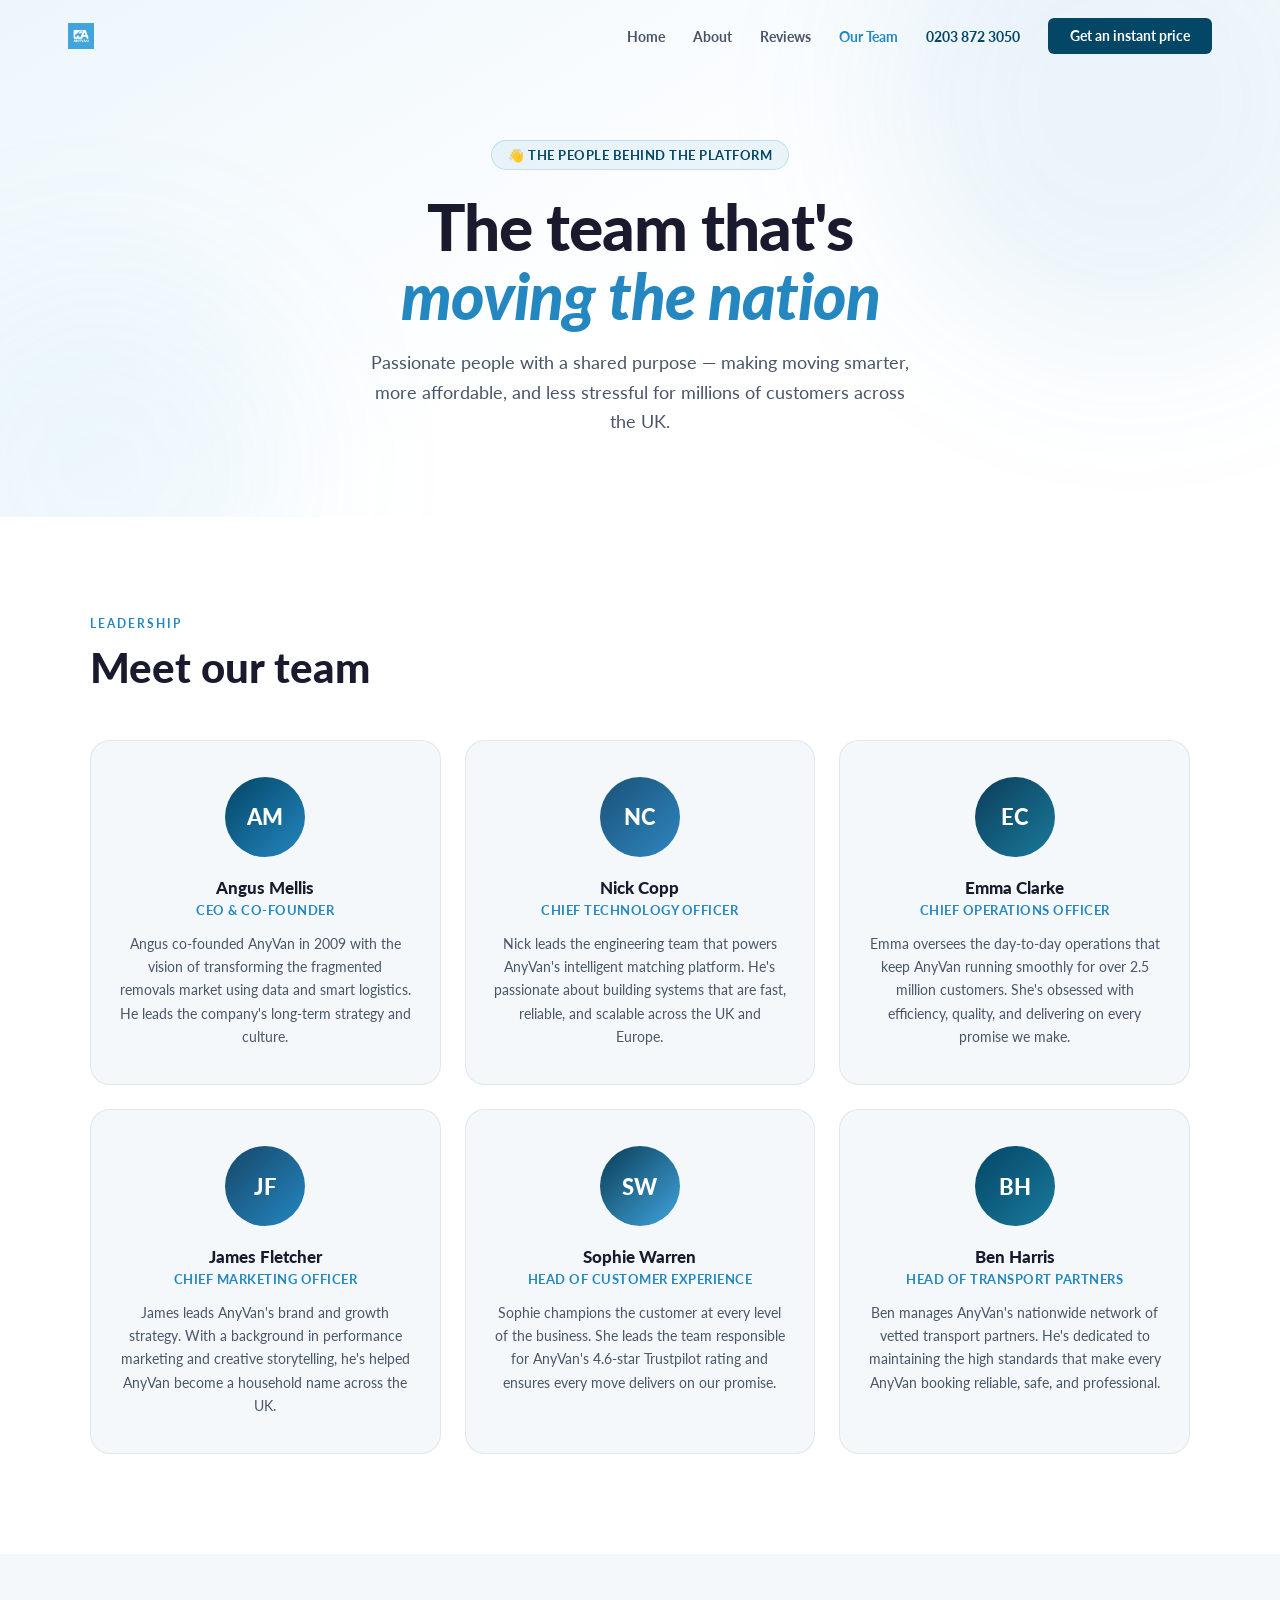
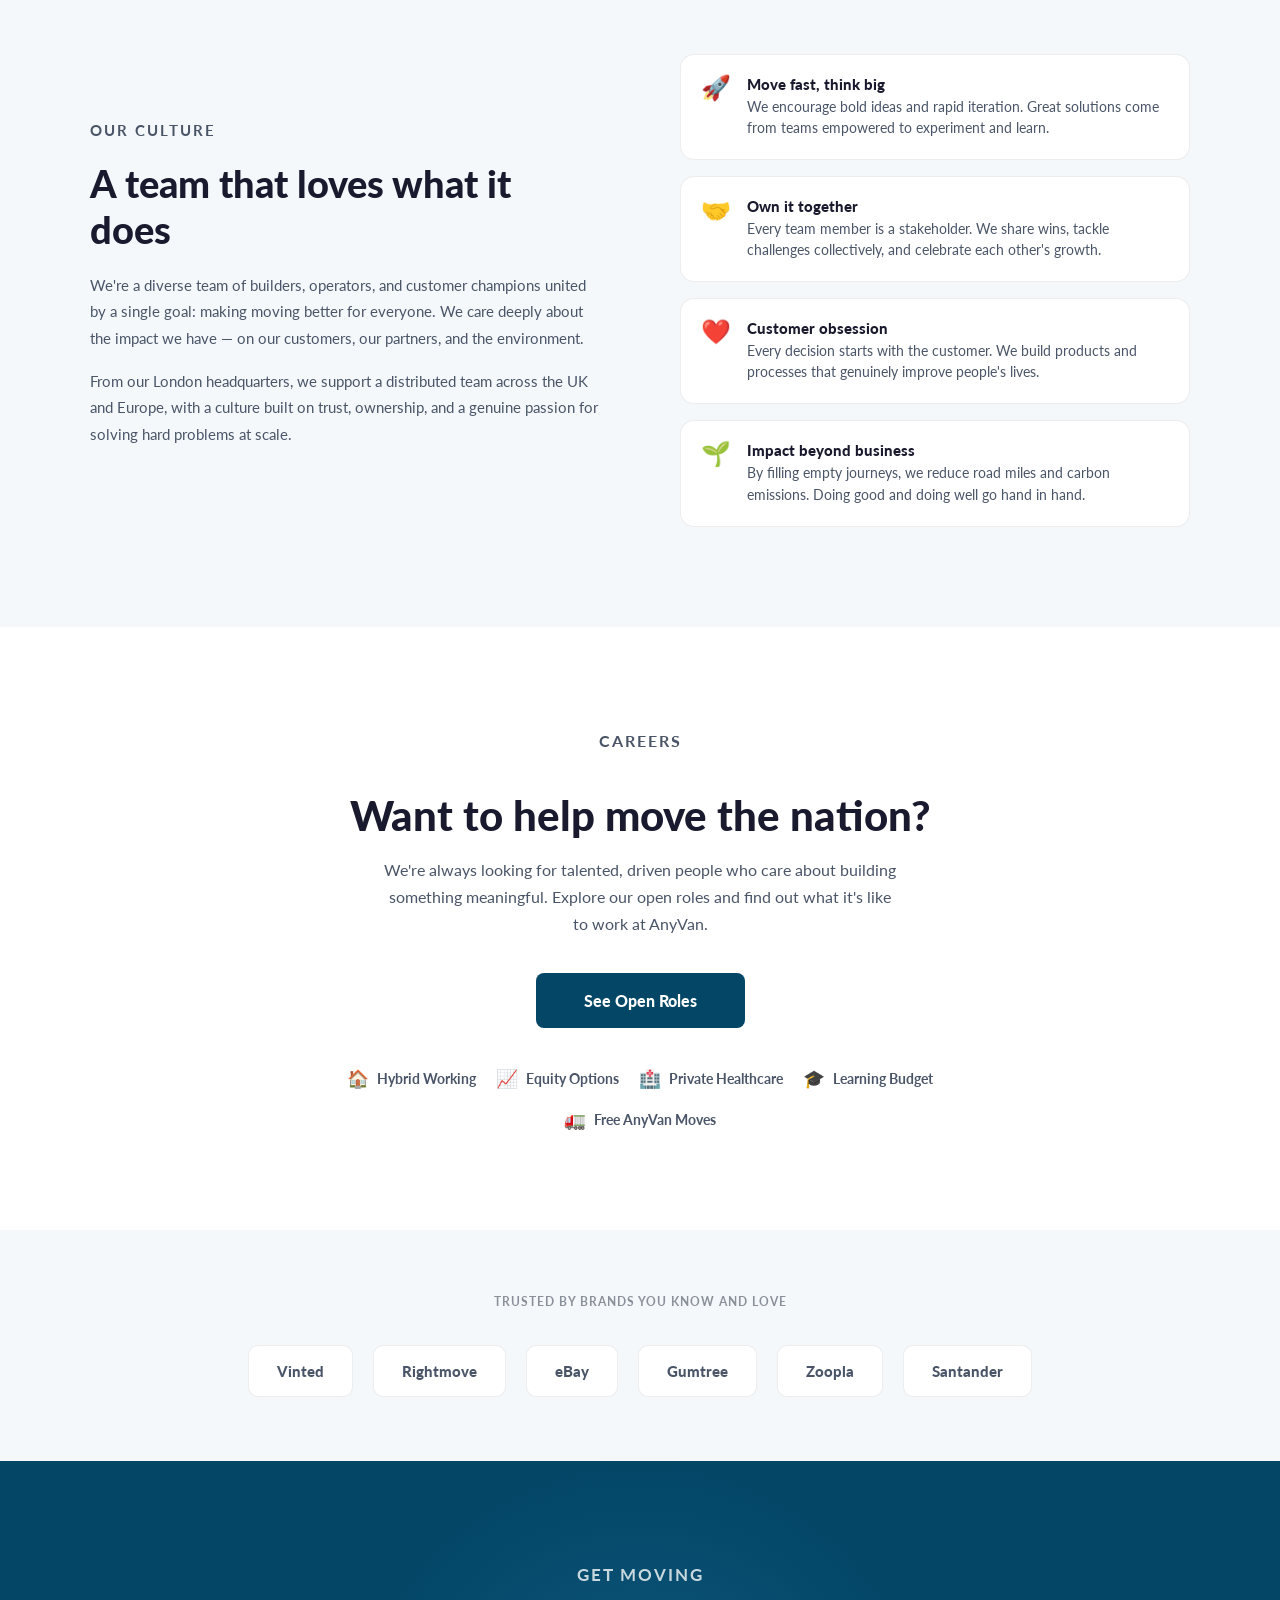
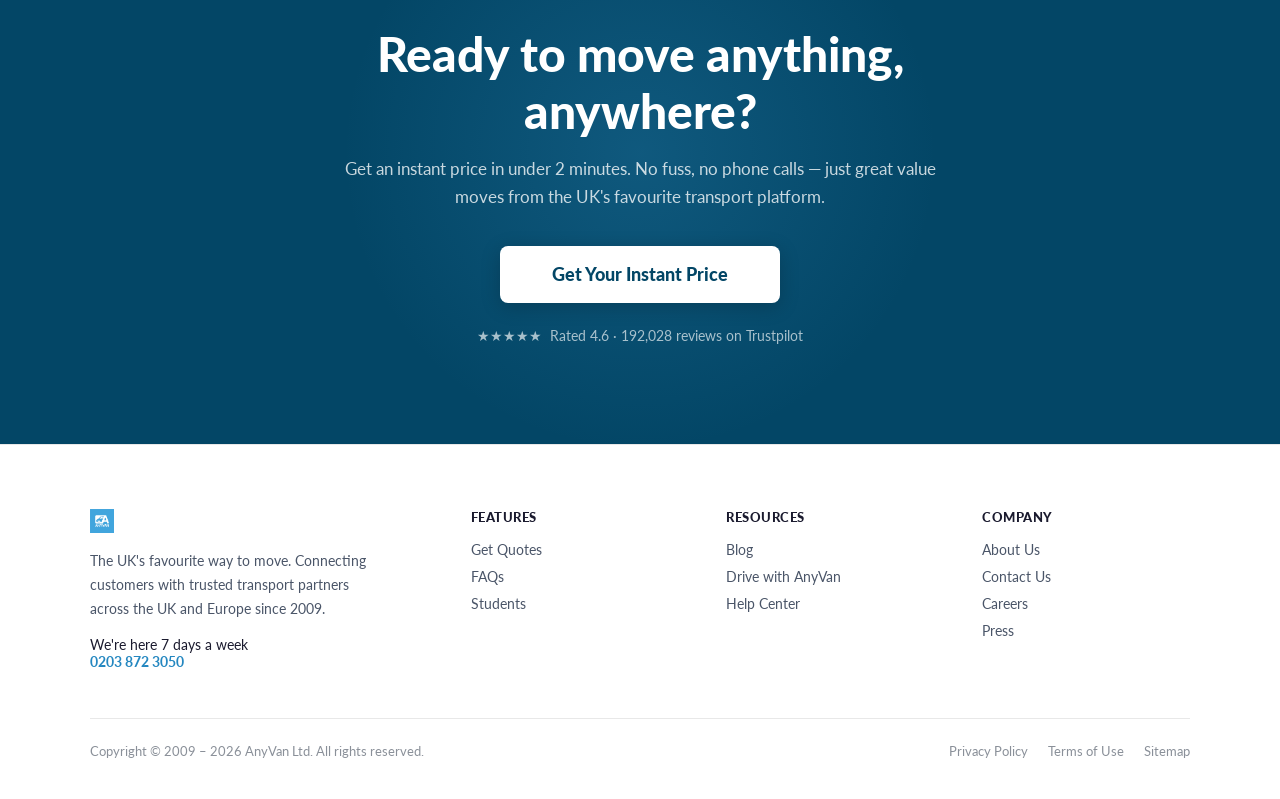
<file: team.html>
<!DOCTYPE html>
<html lang="en">
<head>
  <meta charset="UTF-8">
  <meta name="viewport" content="width=device-width, initial-scale=1.0">
  <title>Our Team — Meet the People Behind AnyVan</title>
  <meta name="description" content="Meet the leadership team behind AnyVan — the UK's favourite way to move. The people building a smarter, more affordable way to transport anything, anywhere.">
  <meta name="robots" content="index, follow">
  <link rel="canonical" href="https://anyvan-scroll-stop.vercel.app/team.html">
  <meta property="og:type" content="website">
  <meta property="og:title" content="Our Team — Meet the People Behind AnyVan">
  <meta property="og:description" content="Meet the leadership team building the UK's favourite transport platform. Passionate people, big ideas, 2.5 million happy customers.">
  <meta property="og:url" content="https://anyvan-scroll-stop.vercel.app/team.html">
  <meta property="og:site_name" content="AnyVan">
  <meta name="twitter:card" content="summary_large_image">
  <meta name="twitter:title" content="Our Team — Meet the People Behind AnyVan">
  <meta name="twitter:description" content="Meet the team building the UK's favourite way to move.">
  <link rel="icon" href="https://anyvan.com/favicon.ico">
  <link rel="preconnect" href="https://fonts.googleapis.com">
  <link rel="preconnect" href="https://fonts.gstatic.com" crossorigin>
  <link href="https://fonts.googleapis.com/css2?family=Lato:ital,wght@0,400;0,700;0,900;1,400;1,700&display=swap" rel="stylesheet">
  <link rel="stylesheet" href="styles.css">
  <script type="application/ld+json">
  {
    "@context": "https://schema.org",
    "@type": "Organization",
    "name": "AnyVan",
    "url": "https://anyvan-scroll-stop.vercel.app/",
    "logo": "https://www.anyvan.com/images/cust/AnyVanLogo.svg",
    "foundingDate": "2009",
    "employee": [
      {
        "@type": "Person",
        "name": "Angus Mellis",
        "jobTitle": "CEO & Co-Founder",
        "worksFor": { "@type": "Organization", "name": "AnyVan" }
      },
      {
        "@type": "Person",
        "name": "Nick Copp",
        "jobTitle": "Chief Technology Officer",
        "worksFor": { "@type": "Organization", "name": "AnyVan" }
      },
      {
        "@type": "Person",
        "name": "Emma Clarke",
        "jobTitle": "Chief Operations Officer",
        "worksFor": { "@type": "Organization", "name": "AnyVan" }
      },
      {
        "@type": "Person",
        "name": "James Fletcher",
        "jobTitle": "Chief Marketing Officer",
        "worksFor": { "@type": "Organization", "name": "AnyVan" }
      },
      {
        "@type": "Person",
        "name": "Sophie Warren",
        "jobTitle": "Head of Customer Experience",
        "worksFor": { "@type": "Organization", "name": "AnyVan" }
      },
      {
        "@type": "Person",
        "name": "Ben Harris",
        "jobTitle": "Head of Transport Partners",
        "worksFor": { "@type": "Organization", "name": "AnyVan" }
      }
    ]
  }
  </script>
  <style>
    #starscape { position: fixed; top: 0; left: 0; width: 100%; height: 100%; z-index: 0; pointer-events: none; opacity: 0.18; }

    .page-hero {
      min-height: 55vh; display: flex; align-items: center; justify-content: center;
      text-align: center; padding: 140px 24px 80px; position: relative; overflow: hidden; z-index: 1;
      background: linear-gradient(150deg, #edf6fc 0%, #ffffff 55%);
    }
    .hero-bg { position: absolute; inset: 0; pointer-events: none; }
    .orb { position: absolute; border-radius: 50%; filter: blur(80px); }
    .orb-1 { width: 500px; height: 500px; background: rgba(36,135,192,0.09); top: -150px; right: -100px; }
    .orb-2 { width: 400px; height: 400px; background: rgba(65,165,221,0.07); bottom: -150px; left: -100px; }
    .hero-content { position: relative; z-index: 2; max-width: 820px; }
    .hero-eyebrow {
      display: inline-flex; align-items: center; gap: 6px;
      background: rgba(36,135,192,0.08); color: var(--accent-dark);
      border: 1px solid rgba(36,135,192,0.2); border-radius: 100px;
      padding: 6px 16px; font-size: 0.8rem; font-weight: 700;
      letter-spacing: 0.5px; margin-bottom: 22px; text-transform: uppercase;
    }
    .hero-title {
      font-size: clamp(2.4rem, 5vw, 4rem); font-weight: 900; line-height: 1.08;
      color: var(--text-primary); margin-bottom: 18px; letter-spacing: -1px;
    }
    .hero-title em { font-style: italic; color: var(--accent); }
    .hero-subtitle {
      font-size: clamp(1rem, 2vw, 1.12rem); color: var(--text-secondary);
      line-height: 1.65; max-width: 560px; margin: 0 auto;
    }

    /* Leadership Grid */
    #leadership { padding: 100px 32px; background: #fff; position: relative; z-index: 1; }
    .leadership-inner { max-width: 1100px; margin: 0 auto; }
    .team-grid { display: grid; grid-template-columns: repeat(3,1fr); gap: 24px; margin-top: 48px; }
    .team-card {
      background: var(--bg-soft); border: 1px solid var(--card-border); border-radius: 20px;
      padding: 36px 28px; text-align: center; transition: all 0.3s;
    }
    .team-card:hover {
      border-color: rgba(36,135,192,0.35);
      box-shadow: 0 12px 40px rgba(36,135,192,0.1);
      transform: translateY(-4px);
    }
    .team-avatar {
      width: 80px; height: 80px; border-radius: 50%; margin: 0 auto 20px;
      display: flex; align-items: center; justify-content: center;
      font-weight: 900; font-size: 1.4rem; color: #fff;
    }
    .team-name { font-size: 1.05rem; font-weight: 900; color: var(--text-primary); margin-bottom: 4px; }
    .team-role { font-size: 0.82rem; color: var(--accent); font-weight: 700; text-transform: uppercase; letter-spacing: 0.5px; margin-bottom: 14px; }
    .team-bio { font-size: 0.88rem; color: var(--text-secondary); line-height: 1.65; }
    @media (max-width: 900px) { .team-grid { grid-template-columns: repeat(2,1fr); } }
    @media (max-width: 600px) { .team-grid { grid-template-columns: 1fr; } }

    /* Culture */
    #culture { padding: 100px 32px; background: var(--bg-soft); position: relative; z-index: 1; }
    .culture-inner {
      max-width: 1100px; margin: 0 auto;
      display: grid; grid-template-columns: 1fr 1fr; gap: 80px; align-items: center;
    }
    .culture-text h2 { font-size: clamp(1.8rem, 3vw, 2.4rem); font-weight: 900; color: var(--text-primary); margin-bottom: 20px; }
    .culture-text p { font-size: 0.95rem; color: var(--text-secondary); line-height: 1.75; margin-bottom: 16px; }
    .culture-values { display: flex; flex-direction: column; gap: 16px; }
    .culture-value {
      display: flex; gap: 16px; align-items: flex-start; padding: 20px;
      background: #fff; border: 1px solid var(--card-border); border-radius: 14px; transition: all 0.3s;
    }
    .culture-value:hover { border-color: rgba(36,135,192,0.3); box-shadow: 0 4px 16px rgba(36,135,192,0.07); }
    .cv-icon { font-size: 1.5rem; line-height: 1; flex-shrink: 0; }
    .cv-content h4 { font-size: 0.93rem; font-weight: 900; color: var(--text-primary); margin-bottom: 4px; }
    .cv-content p { font-size: 0.85rem; color: var(--text-secondary); line-height: 1.55; margin: 0; }
    @media (max-width: 900px) { .culture-inner { grid-template-columns: 1fr; gap: 48px; } }

    /* Join Us */
    #join-us { padding: 100px 32px; background: #fff; position: relative; z-index: 1; text-align: center; }
    .join-inner { max-width: 680px; margin: 0 auto; }
    .join-inner h2 { font-size: clamp(1.8rem, 3.5vw, 2.6rem); font-weight: 900; color: var(--text-primary); margin-bottom: 16px; }
    .join-inner p { font-size: 1rem; color: var(--text-secondary); line-height: 1.7; margin-bottom: 36px; max-width: 520px; margin-left: auto; margin-right: auto; }
    .btn-join {
      background: var(--accent-dark); color: #fff; padding: 18px 48px;
      border-radius: 8px; font-size: 1rem; font-weight: 900; text-decoration: none;
      display: inline-block; transition: all 0.25s; border: none; cursor: pointer;
      font-family: 'Lato', sans-serif;
    }
    .btn-join:hover { background: var(--accent); transform: translateY(-2px); box-shadow: 0 8px 28px rgba(36,135,192,0.25); }
    .join-perks { display: flex; gap: 20px; justify-content: center; flex-wrap: wrap; margin-top: 40px; }
    .join-perk {
      display: flex; align-items: center; gap: 8px;
      font-size: 0.87rem; font-weight: 700; color: var(--text-secondary);
    }
    .join-perk-icon { font-size: 1.1rem; }
  </style>
</head>
<body>

  <div id="scrollProgress"></div>
  <canvas id="starscape"></canvas>

  <nav id="navbar">
    <div class="nav-inner">
      <a href="index.html" class="nav-logo">
        <img src="https://www.anyvan.com/images/cust/AnyVanLogo.svg" alt="AnyVan" onerror="this.src='logo.png'">
      </a>
      <div class="nav-links">
        <a href="index.html">Home</a>
        <a href="about.html">About</a>
        <a href="testimonials.html">Reviews</a>
        <a href="team.html" class="active">Our Team</a>
        <a href="tel:02038723050" class="nav-phone">0203 872 3050</a>
        <a href="index.html#cta" class="nav-cta confetti-trigger">Get an instant price</a>
      </div>
      <button class="nav-hamburger" id="navHamburger" aria-label="Open menu">
        <span></span><span></span><span></span>
      </button>
    </div>
    <div class="nav-mobile-menu" id="navMobile">
      <a href="index.html">Home</a>
      <a href="about.html">About</a>
      <a href="testimonials.html">Reviews</a>
      <a href="team.html">Our Team</a>
      <a href="tel:02038723050">0203 872 3050</a>
      <a href="index.html#cta">Get an instant price</a>
    </div>
  </nav>

  <!-- Hero -->
  <section class="page-hero">
    <div class="hero-bg"><div class="orb orb-1"></div><div class="orb orb-2"></div></div>
    <div class="hero-content">
      <div class="hero-eyebrow">👋 The people behind the platform</div>
      <h1 class="hero-title">The team that's<br><em>moving the nation</em></h1>
      <p class="hero-subtitle">Passionate people with a shared purpose — making moving smarter, more affordable, and less stressful for millions of customers across the UK.</p>
    </div>
  </section>

  <!-- Leadership -->
  <section id="leadership">
    <div class="leadership-inner">
      <p class="section-label fade-in">Leadership</p>
      <h2 class="section-title fade-in">Meet our team</h2>
      <div class="team-grid">

        <div class="team-card fade-in">
          <div class="team-avatar" style="background: linear-gradient(135deg, #034666, #2487c0);">AM</div>
          <div class="team-name">Angus Mellis</div>
          <div class="team-role">CEO &amp; Co-Founder</div>
          <p class="team-bio">Angus co-founded AnyVan in 2009 with the vision of transforming the fragmented removals market using data and smart logistics. He leads the company's long-term strategy and culture.</p>
        </div>

        <div class="team-card fade-in">
          <div class="team-avatar" style="background: linear-gradient(135deg, #1a5276, #2e86c1);">NC</div>
          <div class="team-name">Nick Copp</div>
          <div class="team-role">Chief Technology Officer</div>
          <p class="team-bio">Nick leads the engineering team that powers AnyVan's intelligent matching platform. He's passionate about building systems that are fast, reliable, and scalable across the UK and Europe.</p>
        </div>

        <div class="team-card fade-in">
          <div class="team-avatar" style="background: linear-gradient(135deg, #0b3d59, #1a7a9c);">EC</div>
          <div class="team-name">Emma Clarke</div>
          <div class="team-role">Chief Operations Officer</div>
          <p class="team-bio">Emma oversees the day-to-day operations that keep AnyVan running smoothly for over 2.5 million customers. She's obsessed with efficiency, quality, and delivering on every promise we make.</p>
        </div>

        <div class="team-card fade-in">
          <div class="team-avatar" style="background: linear-gradient(135deg, #17476a, #2487c0);">JF</div>
          <div class="team-name">James Fletcher</div>
          <div class="team-role">Chief Marketing Officer</div>
          <p class="team-bio">James leads AnyVan's brand and growth strategy. With a background in performance marketing and creative storytelling, he's helped AnyVan become a household name across the UK.</p>
        </div>

        <div class="team-card fade-in">
          <div class="team-avatar" style="background: linear-gradient(135deg, #0a3d56, #41a5dd);">SW</div>
          <div class="team-name">Sophie Warren</div>
          <div class="team-role">Head of Customer Experience</div>
          <p class="team-bio">Sophie champions the customer at every level of the business. She leads the team responsible for AnyVan's 4.6-star Trustpilot rating and ensures every move delivers on our promise.</p>
        </div>

        <div class="team-card fade-in">
          <div class="team-avatar" style="background: linear-gradient(135deg, #034666, #1a7a9c);">BH</div>
          <div class="team-name">Ben Harris</div>
          <div class="team-role">Head of Transport Partners</div>
          <p class="team-bio">Ben manages AnyVan's nationwide network of vetted transport partners. He's dedicated to maintaining the high standards that make every AnyVan booking reliable, safe, and professional.</p>
        </div>

      </div>
    </div>
  </section>

  <!-- Culture -->
  <section id="culture">
    <div class="culture-inner">
      <div class="culture-text fade-in">
        <p class="section-label">Our culture</p>
        <h2>A team that loves what it does</h2>
        <p>We're a diverse team of builders, operators, and customer champions united by a single goal: making moving better for everyone. We care deeply about the impact we have — on our customers, our partners, and the environment.</p>
        <p>From our London headquarters, we support a distributed team across the UK and Europe, with a culture built on trust, ownership, and a genuine passion for solving hard problems at scale.</p>
      </div>
      <div class="culture-values fade-in">
        <div class="culture-value">
          <span class="cv-icon">🚀</span>
          <div class="cv-content">
            <h4>Move fast, think big</h4>
            <p>We encourage bold ideas and rapid iteration. Great solutions come from teams empowered to experiment and learn.</p>
          </div>
        </div>
        <div class="culture-value">
          <span class="cv-icon">🤝</span>
          <div class="cv-content">
            <h4>Own it together</h4>
            <p>Every team member is a stakeholder. We share wins, tackle challenges collectively, and celebrate each other's growth.</p>
          </div>
        </div>
        <div class="culture-value">
          <span class="cv-icon">❤️</span>
          <div class="cv-content">
            <h4>Customer obsession</h4>
            <p>Every decision starts with the customer. We build products and processes that genuinely improve people's lives.</p>
          </div>
        </div>
        <div class="culture-value">
          <span class="cv-icon">🌱</span>
          <div class="cv-content">
            <h4>Impact beyond business</h4>
            <p>By filling empty journeys, we reduce road miles and carbon emissions. Doing good and doing well go hand in hand.</p>
          </div>
        </div>
      </div>
    </div>
  </section>

  <!-- Join Us -->
  <section id="join-us">
    <div class="join-inner">
      <p class="section-label fade-in">Careers</p>
      <h2 class="fade-in">Want to help move the nation?</h2>
      <p class="fade-in">We're always looking for talented, driven people who care about building something meaningful. Explore our open roles and find out what it's like to work at AnyVan.</p>
      <a href="index.html" class="btn-join fade-in">See Open Roles</a>
      <div class="join-perks fade-in">
        <div class="join-perk"><span class="join-perk-icon">🏠</span> Hybrid Working</div>
        <div class="join-perk"><span class="join-perk-icon">📈</span> Equity Options</div>
        <div class="join-perk"><span class="join-perk-icon">🏥</span> Private Healthcare</div>
        <div class="join-perk"><span class="join-perk-icon">🎓</span> Learning Budget</div>
        <div class="join-perk"><span class="join-perk-icon">🚛</span> Free AnyVan Moves</div>
      </div>
    </div>
  </section>

  <!-- Partners -->
  <section id="partners">
    <p class="partners-label">Trusted by brands you know and love</p>
    <div class="partners-logos">
      <div class="partner-item">Vinted</div>
      <div class="partner-item">Rightmove</div>
      <div class="partner-item">eBay</div>
      <div class="partner-item">Gumtree</div>
      <div class="partner-item">Zoopla</div>
      <div class="partner-item">Santander</div>
    </div>
  </section>

  <!-- CTA -->
  <section id="cta">
    <div class="cta-orb"></div>
    <div class="cta-content">
      <p class="section-label-light">Get Moving</p>
      <h2>Ready to move anything, anywhere?</h2>
      <p>Get an instant price in under 2 minutes. No fuss, no phone calls — just great value moves from the UK's favourite transport platform.</p>
      <button class="btn-cta confetti-trigger" onclick="fireConfetti(this)">Get Your Instant Price</button>
      <div class="cta-trust">★★★★★ &nbsp;Rated 4.6 · 192,028 reviews on Trustpilot</div>
    </div>
  </section>

  <!-- Footer -->
  <footer>
    <div class="footer-inner">
      <div class="footer-brand">
        <img src="https://www.anyvan.com/images/cust/AnyVanLogo.svg" alt="AnyVan" onerror="this.src='logo.png'">
        <p>The UK's favourite way to move. Connecting customers with trusted transport partners across the UK and Europe since 2009.</p>
        <div class="footer-contact">We're here 7 days a week<br><a href="tel:02038723050">0203 872 3050</a></div>
      </div>
      <div class="footer-col">
        <h4>Features</h4>
        <a href="index.html#cta">Get Quotes</a>
        <a href="index.html">FAQs</a>
        <a href="index.html">Students</a>
      </div>
      <div class="footer-col">
        <h4>Resources</h4>
        <a href="index.html">Blog</a>
        <a href="index.html">Drive with AnyVan</a>
        <a href="index.html">Help Center</a>
      </div>
      <div class="footer-col">
        <h4>Company</h4>
        <a href="about.html">About Us</a>
        <a href="index.html">Contact Us</a>
        <a href="team.html">Careers</a>
        <a href="index.html">Press</a>
      </div>
    </div>
    <div class="footer-bottom">
      <p class="footer-copy">Copyright &copy; 2009 &ndash; 2026 AnyVan Ltd. All rights reserved.</p>
      <div class="footer-links-row">
        <a href="#">Privacy Policy</a>
        <a href="#">Terms of Use</a>
        <a href="#">Sitemap</a>
      </div>
    </div>
  </footer>

  <script>
  (function(){
    const c=document.getElementById('starscape'),ctx=c.getContext('2d'),stars=[];
    function resize(){c.width=window.innerWidth;c.height=window.innerHeight;}
    function init(){stars.length=0;for(let i=0;i<80;i++)stars.push({x:Math.random()*c.width,y:Math.random()*c.height,r:Math.random()*1.2+0.3,op:Math.random()*0.3+0.05,dx:(Math.random()-.5)*.012,dy:(Math.random()-.5)*.007,ts:Math.random()*.0008+.0003,tp:Math.random()*Math.PI*2});}
    function draw(){ctx.clearRect(0,0,c.width,c.height);stars.forEach(s=>{s.x+=s.dx;s.y+=s.dy;if(s.x<0)s.x=c.width;if(s.x>c.width)s.x=0;if(s.y<0)s.y=c.height;if(s.y>c.height)s.y=0;const tw=Math.sin(Date.now()*s.ts+s.tp);const op=Math.max(0,s.op+tw*.15);ctx.beginPath();ctx.arc(s.x,s.y,s.r,0,Math.PI*2);ctx.fillStyle=`rgba(36,135,192,${op})`;ctx.fill();});requestAnimationFrame(draw);}
    resize();init();draw();window.addEventListener('resize',()=>{resize();init();});
  })();

  const sp=document.getElementById('scrollProgress');
  window.addEventListener('scroll',()=>{sp.style.width=(window.scrollY/(document.body.scrollHeight-window.innerHeight)*100)+'%';},{passive:true});

  const nb=document.getElementById('navbar');
  window.addEventListener('scroll',()=>{nb.classList.toggle('nav-scrolled',window.scrollY>60);},{passive:true});

  const ham=document.getElementById('navHamburger'),mob=document.getElementById('navMobile');
  ham.addEventListener('click',()=>{ham.classList.toggle('open');mob.classList.toggle('open');});

  document.querySelectorAll('.fade-in').forEach(el=>{
    new IntersectionObserver(entries=>{entries.forEach(e=>{if(e.isIntersecting)e.target.classList.add('visible');});},{threshold:0.1}).observe(el);
  });

  const COLS=['#2487c0','#41a5dd','#034666','#ffd83a','#6bcb77','#ff6b6b','#f77f00'];
  function fireConfetti(btn){const r=btn?btn.getBoundingClientRect():{left:window.innerWidth/2,top:window.innerHeight/2,width:0,height:0},cx=r.left+r.width/2,cy=r.top+r.height/2;for(let i=0;i<80;i++){const el=document.createElement('div');el.className='confetti-piece';const col=COLS[Math.floor(Math.random()*COLS.length)],sz=Math.random()*8+6;el.style.cssText=`left:${cx}px;top:${cy}px;width:${sz}px;height:${sz}px;background:${col};border-radius:${Math.random()>.5?'50%':'2px'};opacity:1;`;document.body.appendChild(el);const ang=Math.random()*Math.PI*2,vel=Math.random()*400+150,vx=Math.cos(ang)*vel,vy=Math.sin(ang)*vel-200,dur=Math.random()*1200+800;let t0=null;(function a(ts){if(!t0)t0=ts;const t=(ts-t0)/dur;if(t>=1){el.remove();return;}el.style.left=(cx+vx*t)+'px';el.style.top=(cy+vy*t+400*t*t)+'px';el.style.opacity=1-t;el.style.transform=`rotate(${t*720}deg)`;requestAnimationFrame(a);})(performance.now());}
  }
  document.querySelectorAll('.confetti-trigger').forEach(el=>el.addEventListener('click',function(){fireConfetti(this);}));
  </script>
</body>
</html>
</file>
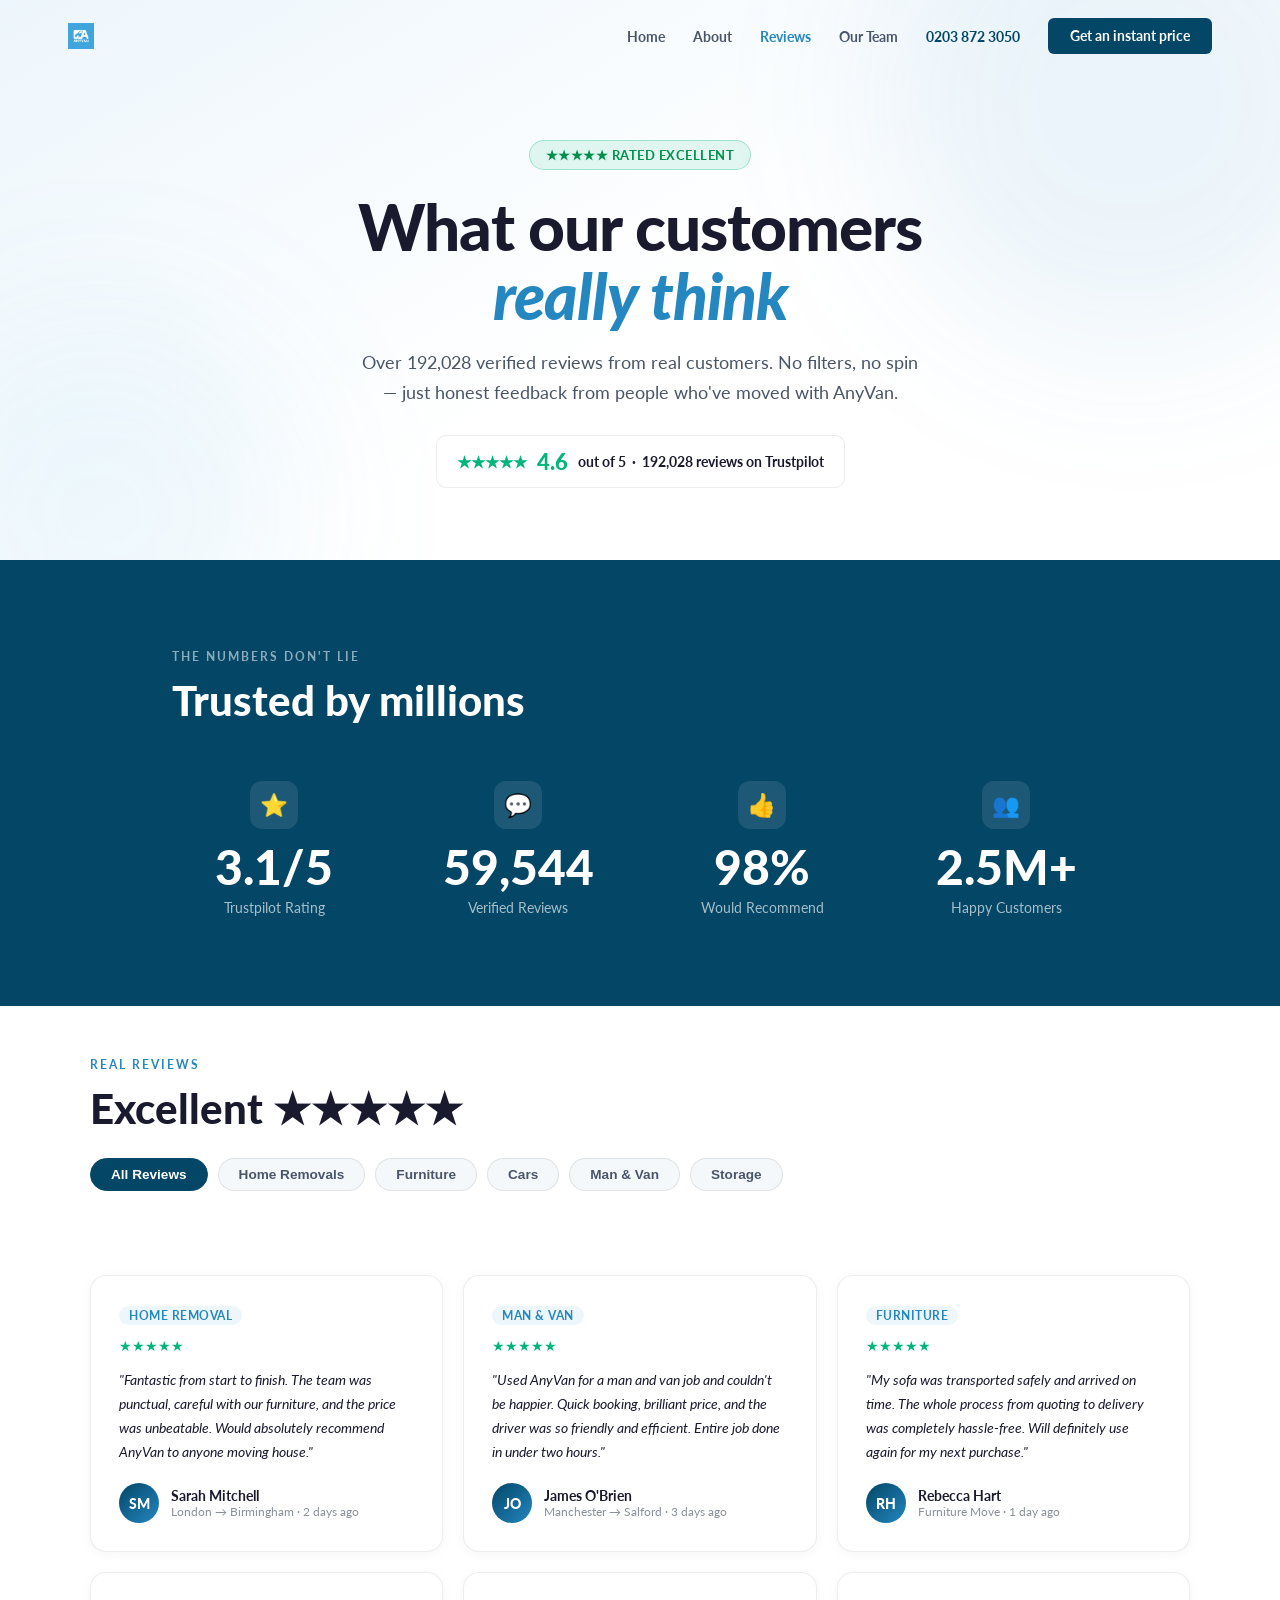
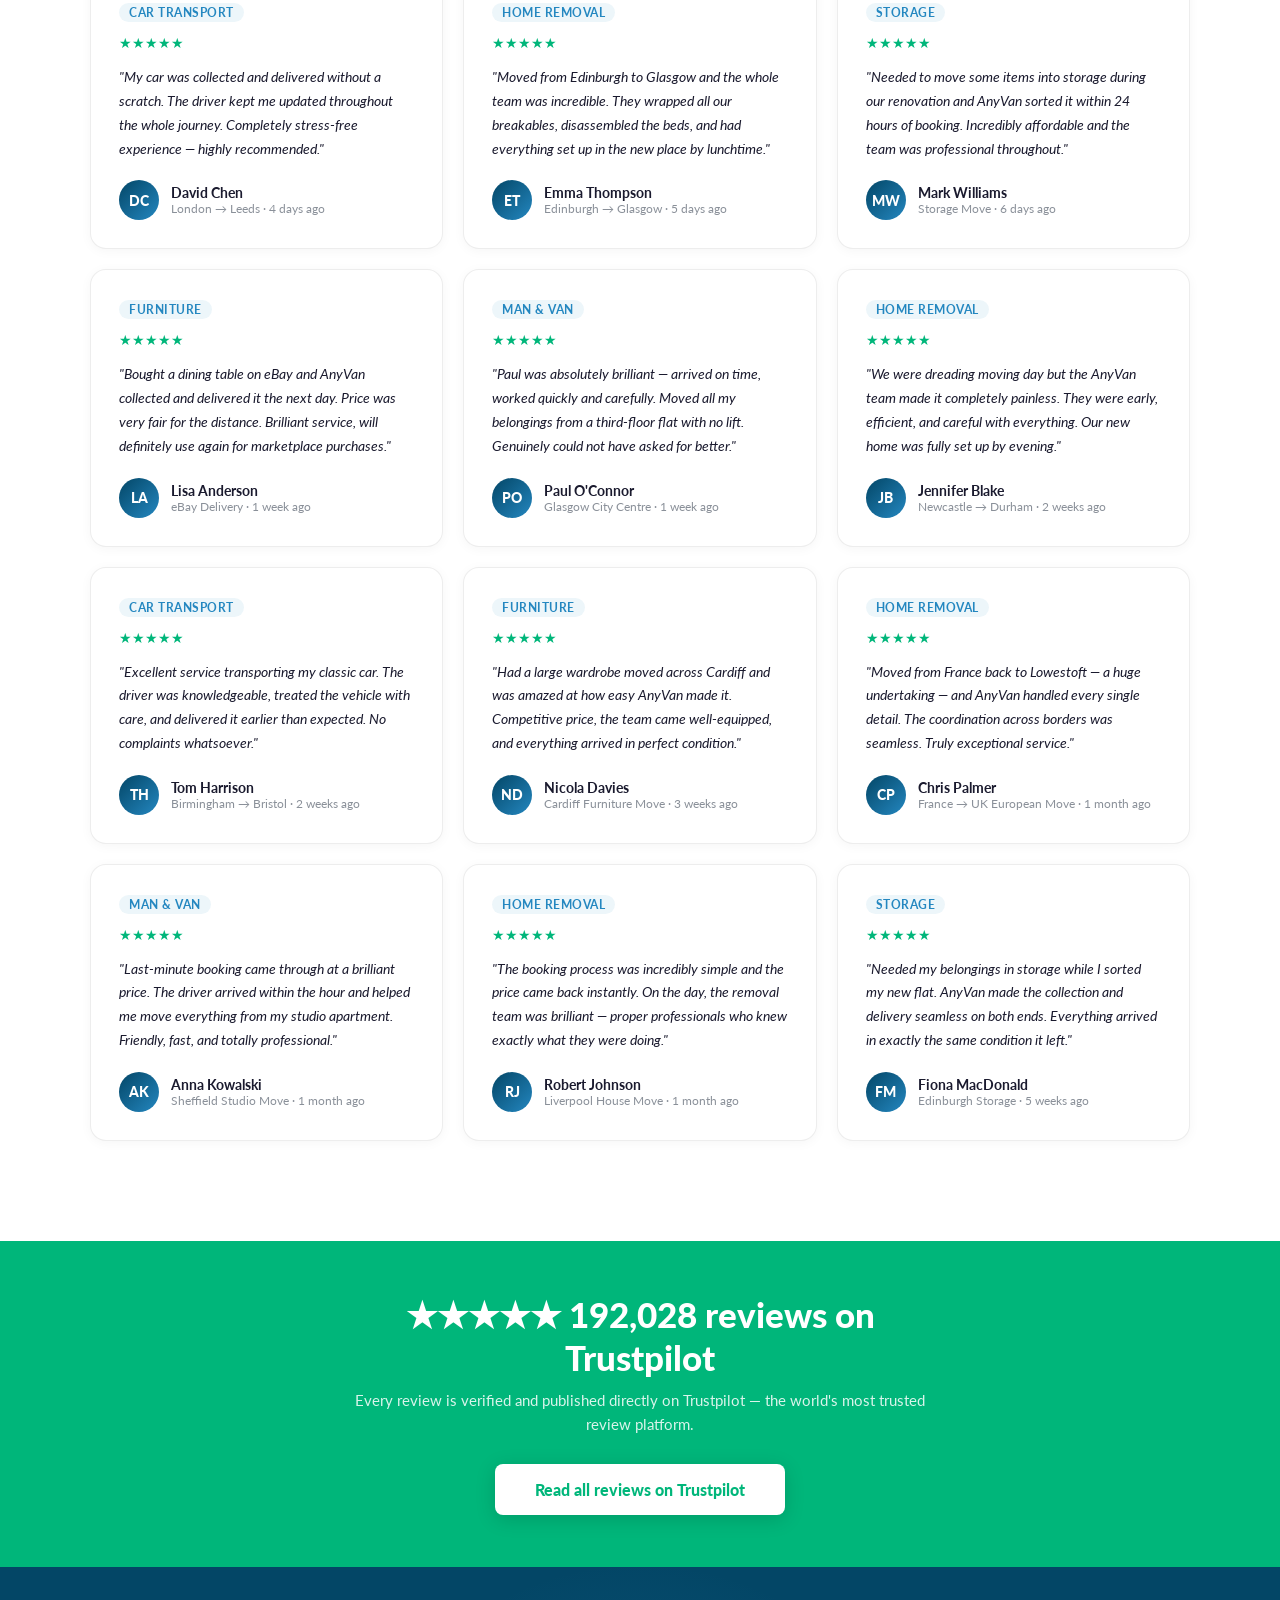
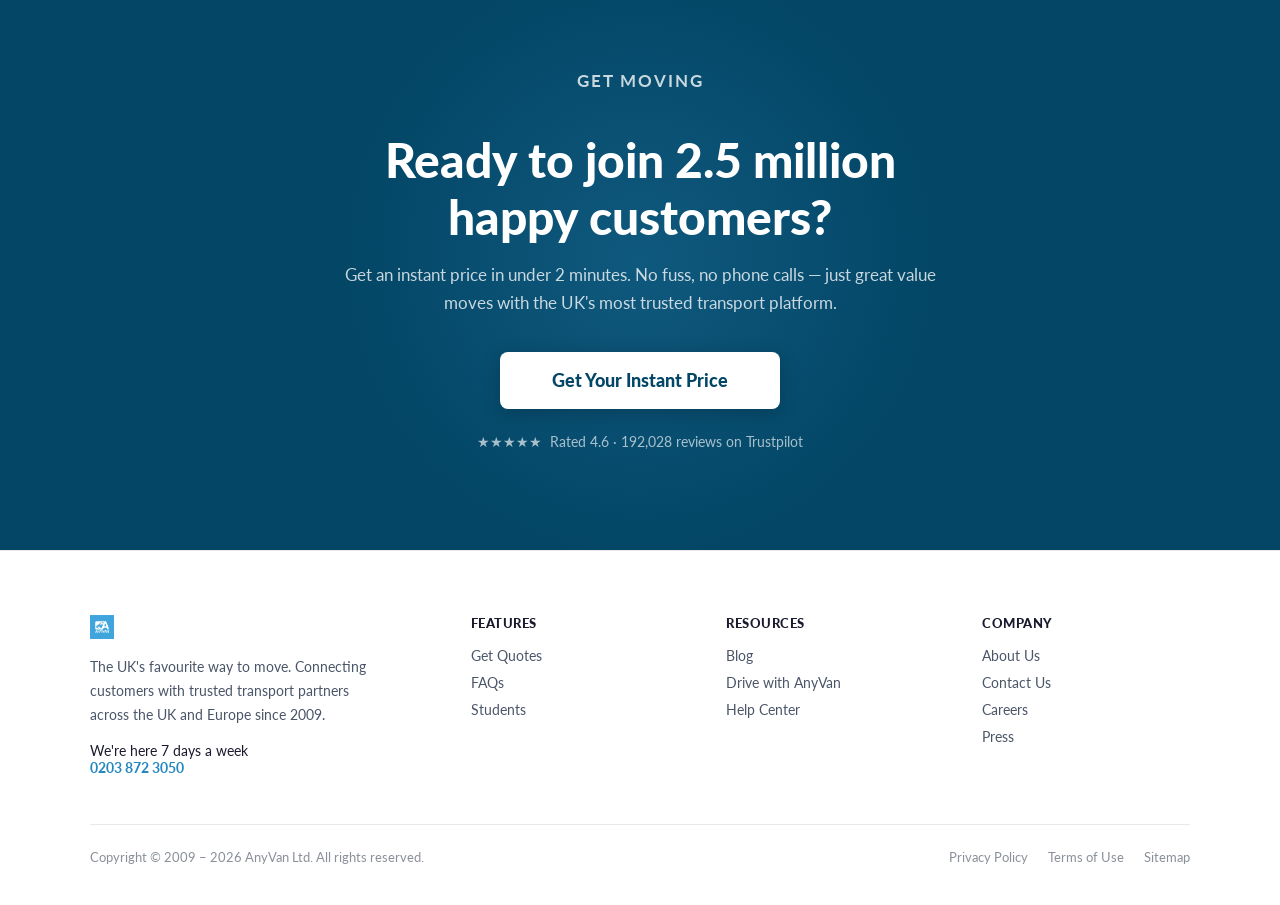
<file: testimonials.html>
<!DOCTYPE html>
<html lang="en">
<head>
  <meta charset="UTF-8">
  <meta name="viewport" content="width=device-width, initial-scale=1.0">
  <title>Customer Reviews &amp; Testimonials — AnyVan | Rated 4.6★ on Trustpilot</title>
  <meta name="description" content="Read 192,028 real customer reviews of AnyVan. Rated 4.6 out of 5 stars on Trustpilot. See why over 2.5 million people choose AnyVan for home removals, furniture moves, car transport and more.">
  <meta name="robots" content="index, follow">
  <link rel="canonical" href="https://anyvan-scroll-stop.vercel.app/testimonials.html">
  <meta property="og:type" content="website">
  <meta property="og:title" content="Customer Reviews &amp; Testimonials — AnyVan | Rated 4.6★ on Trustpilot">
  <meta property="og:description" content="192,028 verified reviews. Rated 4.6/5 on Trustpilot. Read why millions of UK customers trust AnyVan for their moves.">
  <meta property="og:url" content="https://anyvan-scroll-stop.vercel.app/testimonials.html">
  <meta property="og:site_name" content="AnyVan">
  <meta name="twitter:card" content="summary_large_image">
  <meta name="twitter:title" content="AnyVan Customer Reviews — Rated 4.6★ on Trustpilot">
  <meta name="twitter:description" content="192,028 verified reviews. Rated 4.6/5 on Trustpilot. See why millions trust AnyVan.">
  <link rel="icon" href="https://anyvan.com/favicon.ico">
  <link rel="preconnect" href="https://fonts.googleapis.com">
  <link rel="preconnect" href="https://fonts.gstatic.com" crossorigin>
  <link href="https://fonts.googleapis.com/css2?family=Lato:ital,wght@0,400;0,700;0,900;1,400;1,700&display=swap" rel="stylesheet">
  <link rel="stylesheet" href="styles.css">
  <script type="application/ld+json">
  {
    "@context": "https://schema.org",
    "@type": "LocalBusiness",
    "name": "AnyVan",
    "url": "https://anyvan-scroll-stop.vercel.app/",
    "aggregateRating": {
      "@type": "AggregateRating",
      "ratingValue": "4.6",
      "bestRating": "5",
      "worstRating": "1",
      "ratingCount": "192028",
      "reviewCount": "192028"
    },
    "review": [
      {
        "@type": "Review",
        "author": { "@type": "Person", "name": "Sarah Mitchell" },
        "datePublished": "2026-05-09",
        "reviewBody": "Fantastic from start to finish. The team was punctual, careful with our furniture, and the price was unbeatable. Would absolutely recommend AnyVan to anyone moving house.",
        "reviewRating": { "@type": "Rating", "ratingValue": "5", "bestRating": "5" }
      },
      {
        "@type": "Review",
        "author": { "@type": "Person", "name": "James O'Brien" },
        "datePublished": "2026-05-08",
        "reviewBody": "Used AnyVan for a man and van job and couldn't be happier. Quick booking, reasonable price, and the driver was friendly and efficient.",
        "reviewRating": { "@type": "Rating", "ratingValue": "5", "bestRating": "5" }
      },
      {
        "@type": "Review",
        "author": { "@type": "Person", "name": "Rebecca Hart" },
        "datePublished": "2026-05-07",
        "reviewBody": "My sofa was transported safely and on time. The whole process from quoting to delivery was completely hassle-free. Will definitely use again.",
        "reviewRating": { "@type": "Rating", "ratingValue": "5", "bestRating": "5" }
      }
    ]
  }
  </script>
  <style>
    #starscape { position: fixed; top: 0; left: 0; width: 100%; height: 100%; z-index: 0; pointer-events: none; opacity: 0.18; }

    .page-hero {
      min-height: 52vh; display: flex; align-items: center; justify-content: center;
      text-align: center; padding: 140px 24px 72px; position: relative; overflow: hidden; z-index: 1;
      background: linear-gradient(150deg, #edf6fc 0%, #ffffff 55%);
    }
    .hero-bg { position: absolute; inset: 0; pointer-events: none; }
    .orb { position: absolute; border-radius: 50%; filter: blur(80px); }
    .orb-1 { width: 500px; height: 500px; background: rgba(36,135,192,0.09); top: -150px; right: -100px; }
    .orb-2 { width: 400px; height: 400px; background: rgba(65,165,221,0.07); bottom: -150px; left: -100px; }
    .hero-content { position: relative; z-index: 2; max-width: 820px; }
    .hero-eyebrow {
      display: inline-flex; align-items: center; gap: 6px;
      background: rgba(0,182,122,0.1); color: #00904e;
      border: 1px solid rgba(0,182,122,0.3); border-radius: 100px;
      padding: 6px 16px; font-size: 0.8rem; font-weight: 700;
      letter-spacing: 0.5px; margin-bottom: 22px; text-transform: uppercase;
    }
    .hero-title {
      font-size: clamp(2.4rem, 5vw, 4rem); font-weight: 900; line-height: 1.08;
      color: var(--text-primary); margin-bottom: 18px; letter-spacing: -1px;
    }
    .hero-title em { font-style: italic; color: var(--accent); }
    .hero-subtitle {
      font-size: clamp(1rem, 2vw, 1.12rem); color: var(--text-secondary);
      line-height: 1.65; max-width: 560px; margin: 0 auto 28px;
    }
    .hero-tp-badge {
      display: inline-flex; align-items: center; gap: 10px;
      background: #fff; border: 1px solid var(--card-border); border-radius: 10px;
      padding: 12px 20px; font-size: 0.9rem; font-weight: 700; color: var(--text-primary);
    }
    .hero-tp-badge .tp-stars { color: #00B67A; font-size: 1rem; }
    .hero-tp-badge .tp-score { font-size: 1.4rem; font-weight: 900; color: #00B67A; }

    /* Filter Pills */
    #filter-section { padding: 52px 32px 0; background: #fff; position: relative; z-index: 1; }
    .filter-inner { max-width: 1100px; margin: 0 auto; }
    .filter-pills { display: flex; gap: 10px; flex-wrap: wrap; margin-top: 24px; }
    .filter-pill {
      padding: 8px 20px; border-radius: 100px; font-size: 0.85rem; font-weight: 700;
      color: var(--text-secondary); background: var(--bg-soft); border: 1px solid var(--border);
      cursor: pointer; transition: all 0.2s;
    }
    .filter-pill:hover { border-color: var(--accent); color: var(--accent); }
    .filter-pill.active { background: var(--accent-dark); color: #fff; border-color: var(--accent-dark); }

    /* Reviews Grid */
    #reviews { padding: 48px 32px 100px; background: #fff; position: relative; z-index: 1; }
    .reviews-inner { max-width: 1100px; margin: 0 auto; }
    .reviews-grid { display: grid; grid-template-columns: repeat(3,1fr); gap: 20px; margin-top: 36px; }
    .review-card {
      background: #fff; border: 1px solid var(--card-border); border-radius: 16px;
      padding: 28px; transition: all 0.3s; box-shadow: 0 2px 12px rgba(0,0,0,0.04);
    }
    .review-card:hover { box-shadow: 0 8px 32px rgba(36,135,192,0.1); border-color: rgba(36,135,192,0.2); }
    .review-card.hidden { display: none; }
    .review-stars { color: #00B67A; font-size: 0.9rem; margin-bottom: 14px; }
    .review-text {
      font-size: 0.9rem; color: var(--text-primary); line-height: 1.65;
      margin-bottom: 20px; font-style: italic;
    }
    .review-author { display: flex; align-items: center; gap: 12px; }
    .author-avatar {
      width: 40px; height: 40px; border-radius: 50%; flex-shrink: 0;
      background: linear-gradient(135deg, var(--accent-dark), var(--accent));
      display: flex; align-items: center; justify-content: center;
      font-weight: 900; font-size: 0.9rem; color: #fff;
    }
    .author-name { font-weight: 700; font-size: 0.88rem; color: var(--text-primary); }
    .author-meta { font-size: 0.76rem; color: var(--text-muted); }
    .review-category {
      display: inline-block; padding: 3px 10px; border-radius: 100px;
      background: rgba(36,135,192,0.08); color: var(--accent); font-size: 0.72rem;
      font-weight: 700; text-transform: uppercase; letter-spacing: 0.5px; margin-bottom: 12px;
    }
    @media (max-width: 900px) { .reviews-grid { grid-template-columns: repeat(2,1fr); } }
    @media (max-width: 600px) { .reviews-grid { grid-template-columns: 1fr; } }

    /* Trustpilot Banner */
    #tp-banner {
      margin: 0; padding: 52px 32px; background: #00B67A; text-align: center;
      position: relative; z-index: 1;
    }
    .tp-banner-inner { max-width: 600px; margin: 0 auto; }
    .tp-banner-inner h2 { font-size: clamp(1.6rem, 3vw, 2.2rem); font-weight: 900; color: #fff; margin-bottom: 10px; }
    .tp-banner-inner p { color: rgba(255,255,255,0.85); margin-bottom: 28px; font-size: 0.95rem; line-height: 1.6; }
    .btn-tp {
      background: #fff; color: #00B67A; padding: 16px 40px; border-radius: 8px;
      font-size: 1rem; font-weight: 900; text-decoration: none; display: inline-block;
      transition: all 0.25s; box-shadow: 0 4px 20px rgba(0,0,0,0.15);
    }
    .btn-tp:hover { transform: translateY(-2px); box-shadow: 0 8px 32px rgba(0,0,0,0.2); }
  </style>
</head>
<body>

  <div id="scrollProgress"></div>
  <canvas id="starscape"></canvas>

  <nav id="navbar">
    <div class="nav-inner">
      <a href="index.html" class="nav-logo">
        <img src="https://www.anyvan.com/images/cust/AnyVanLogo.svg" alt="AnyVan" onerror="this.src='logo.png'">
      </a>
      <div class="nav-links">
        <a href="index.html">Home</a>
        <a href="about.html">About</a>
        <a href="testimonials.html" class="active">Reviews</a>
        <a href="team.html">Our Team</a>
        <a href="tel:02038723050" class="nav-phone">0203 872 3050</a>
        <a href="index.html#cta" class="nav-cta confetti-trigger">Get an instant price</a>
      </div>
      <button class="nav-hamburger" id="navHamburger" aria-label="Open menu">
        <span></span><span></span><span></span>
      </button>
    </div>
    <div class="nav-mobile-menu" id="navMobile">
      <a href="index.html">Home</a>
      <a href="about.html">About</a>
      <a href="testimonials.html">Reviews</a>
      <a href="team.html">Our Team</a>
      <a href="tel:02038723050">0203 872 3050</a>
      <a href="index.html#cta">Get an instant price</a>
    </div>
  </nav>

  <!-- Hero -->
  <section class="page-hero">
    <div class="hero-bg"><div class="orb orb-1"></div><div class="orb orb-2"></div></div>
    <div class="hero-content">
      <div class="hero-eyebrow">★★★★★ Rated Excellent</div>
      <h1 class="hero-title">What our customers<br><em>really think</em></h1>
      <p class="hero-subtitle">Over 192,028 verified reviews from real customers. No filters, no spin — just honest feedback from people who've moved with AnyVan.</p>
      <div class="hero-tp-badge">
        <span class="tp-stars">★★★★★</span>
        <span class="tp-score">4.6</span>
        <span>out of 5 &nbsp;·&nbsp; 192,028 reviews on Trustpilot</span>
      </div>
    </div>
  </section>

  <!-- Rating Stats -->
  <section id="specs">
    <div class="specs-inner">
      <p class="section-label-light fade-in">The numbers don't lie</p>
      <h2 class="section-title-light fade-in">Trusted by millions</h2>
      <div class="specs-grid">
        <div class="spec-item" data-target="4.6" data-suffix="/5">
          <div class="spec-icon">⭐</div>
          <span class="spec-number">0</span>
          <span class="spec-label">Trustpilot Rating</span>
        </div>
        <div class="spec-item" data-target="192028" data-suffix="">
          <div class="spec-icon">💬</div>
          <span class="spec-number">0</span>
          <span class="spec-label">Verified Reviews</span>
        </div>
        <div class="spec-item" data-target="98" data-suffix="%">
          <div class="spec-icon">👍</div>
          <span class="spec-number">0</span>
          <span class="spec-label">Would Recommend</span>
        </div>
        <div class="spec-item" data-target="2.5" data-suffix="M+">
          <div class="spec-icon">👥</div>
          <span class="spec-number">0</span>
          <span class="spec-label">Happy Customers</span>
        </div>
      </div>
    </div>
  </section>

  <!-- Filter + Reviews -->
  <section id="filter-section">
    <div class="filter-inner">
      <p class="section-label fade-in">Real reviews</p>
      <h2 class="section-title fade-in">Excellent ★★★★★</h2>
      <div class="filter-pills" id="filterPills">
        <button class="filter-pill active" data-filter="all">All Reviews</button>
        <button class="filter-pill" data-filter="home-removal">Home Removals</button>
        <button class="filter-pill" data-filter="furniture">Furniture</button>
        <button class="filter-pill" data-filter="car-transport">Cars</button>
        <button class="filter-pill" data-filter="man-van">Man &amp; Van</button>
        <button class="filter-pill" data-filter="storage">Storage</button>
      </div>
    </div>
  </section>

  <section id="reviews">
    <div class="reviews-inner">
      <div class="reviews-grid" id="reviewsGrid">

        <div class="review-card fade-in" data-category="home-removal">
          <span class="review-category">Home Removal</span>
          <div class="review-stars">★★★★★</div>
          <p class="review-text">"Fantastic from start to finish. The team was punctual, careful with our furniture, and the price was unbeatable. Would absolutely recommend AnyVan to anyone moving house."</p>
          <div class="review-author">
            <div class="author-avatar">SM</div>
            <div>
              <div class="author-name">Sarah Mitchell</div>
              <div class="author-meta">London → Birmingham · 2 days ago</div>
            </div>
          </div>
        </div>

        <div class="review-card fade-in" data-category="man-van">
          <span class="review-category">Man &amp; Van</span>
          <div class="review-stars">★★★★★</div>
          <p class="review-text">"Used AnyVan for a man and van job and couldn't be happier. Quick booking, brilliant price, and the driver was so friendly and efficient. Entire job done in under two hours."</p>
          <div class="review-author">
            <div class="author-avatar">JO</div>
            <div>
              <div class="author-name">James O'Brien</div>
              <div class="author-meta">Manchester → Salford · 3 days ago</div>
            </div>
          </div>
        </div>

        <div class="review-card fade-in" data-category="furniture">
          <span class="review-category">Furniture</span>
          <div class="review-stars">★★★★★</div>
          <p class="review-text">"My sofa was transported safely and arrived on time. The whole process from quoting to delivery was completely hassle-free. Will definitely use again for my next purchase."</p>
          <div class="review-author">
            <div class="author-avatar">RH</div>
            <div>
              <div class="author-name">Rebecca Hart</div>
              <div class="author-meta">Furniture Move · 1 day ago</div>
            </div>
          </div>
        </div>

        <div class="review-card fade-in" data-category="car-transport">
          <span class="review-category">Car Transport</span>
          <div class="review-stars">★★★★★</div>
          <p class="review-text">"My car was collected and delivered without a scratch. The driver kept me updated throughout the whole journey. Completely stress-free experience — highly recommended."</p>
          <div class="review-author">
            <div class="author-avatar">DC</div>
            <div>
              <div class="author-name">David Chen</div>
              <div class="author-meta">London → Leeds · 4 days ago</div>
            </div>
          </div>
        </div>

        <div class="review-card fade-in" data-category="home-removal">
          <span class="review-category">Home Removal</span>
          <div class="review-stars">★★★★★</div>
          <p class="review-text">"Moved from Edinburgh to Glasgow and the whole team was incredible. They wrapped all our breakables, disassembled the beds, and had everything set up in the new place by lunchtime."</p>
          <div class="review-author">
            <div class="author-avatar">ET</div>
            <div>
              <div class="author-name">Emma Thompson</div>
              <div class="author-meta">Edinburgh → Glasgow · 5 days ago</div>
            </div>
          </div>
        </div>

        <div class="review-card fade-in" data-category="storage">
          <span class="review-category">Storage</span>
          <div class="review-stars">★★★★★</div>
          <p class="review-text">"Needed to move some items into storage during our renovation and AnyVan sorted it within 24 hours of booking. Incredibly affordable and the team was professional throughout."</p>
          <div class="review-author">
            <div class="author-avatar">MW</div>
            <div>
              <div class="author-name">Mark Williams</div>
              <div class="author-meta">Storage Move · 6 days ago</div>
            </div>
          </div>
        </div>

        <div class="review-card fade-in" data-category="furniture">
          <span class="review-category">Furniture</span>
          <div class="review-stars">★★★★★</div>
          <p class="review-text">"Bought a dining table on eBay and AnyVan collected and delivered it the next day. Price was very fair for the distance. Brilliant service, will definitely use again for marketplace purchases."</p>
          <div class="review-author">
            <div class="author-avatar">LA</div>
            <div>
              <div class="author-name">Lisa Anderson</div>
              <div class="author-meta">eBay Delivery · 1 week ago</div>
            </div>
          </div>
        </div>

        <div class="review-card fade-in" data-category="man-van">
          <span class="review-category">Man &amp; Van</span>
          <div class="review-stars">★★★★★</div>
          <p class="review-text">"Paul was absolutely brilliant — arrived on time, worked quickly and carefully. Moved all my belongings from a third-floor flat with no lift. Genuinely could not have asked for better."</p>
          <div class="review-author">
            <div class="author-avatar">PO</div>
            <div>
              <div class="author-name">Paul O'Connor</div>
              <div class="author-meta">Glasgow City Centre · 1 week ago</div>
            </div>
          </div>
        </div>

        <div class="review-card fade-in" data-category="home-removal">
          <span class="review-category">Home Removal</span>
          <div class="review-stars">★★★★★</div>
          <p class="review-text">"We were dreading moving day but the AnyVan team made it completely painless. They were early, efficient, and careful with everything. Our new home was fully set up by evening."</p>
          <div class="review-author">
            <div class="author-avatar">JB</div>
            <div>
              <div class="author-name">Jennifer Blake</div>
              <div class="author-meta">Newcastle → Durham · 2 weeks ago</div>
            </div>
          </div>
        </div>

        <div class="review-card fade-in" data-category="car-transport">
          <span class="review-category">Car Transport</span>
          <div class="review-stars">★★★★★</div>
          <p class="review-text">"Excellent service transporting my classic car. The driver was knowledgeable, treated the vehicle with care, and delivered it earlier than expected. No complaints whatsoever."</p>
          <div class="review-author">
            <div class="author-avatar">TH</div>
            <div>
              <div class="author-name">Tom Harrison</div>
              <div class="author-meta">Birmingham → Bristol · 2 weeks ago</div>
            </div>
          </div>
        </div>

        <div class="review-card fade-in" data-category="furniture">
          <span class="review-category">Furniture</span>
          <div class="review-stars">★★★★★</div>
          <p class="review-text">"Had a large wardrobe moved across Cardiff and was amazed at how easy AnyVan made it. Competitive price, the team came well-equipped, and everything arrived in perfect condition."</p>
          <div class="review-author">
            <div class="author-avatar">ND</div>
            <div>
              <div class="author-name">Nicola Davies</div>
              <div class="author-meta">Cardiff Furniture Move · 3 weeks ago</div>
            </div>
          </div>
        </div>

        <div class="review-card fade-in" data-category="home-removal">
          <span class="review-category">Home Removal</span>
          <div class="review-stars">★★★★★</div>
          <p class="review-text">"Moved from France back to Lowestoft — a huge undertaking — and AnyVan handled every single detail. The coordination across borders was seamless. Truly exceptional service."</p>
          <div class="review-author">
            <div class="author-avatar">CP</div>
            <div>
              <div class="author-name">Chris Palmer</div>
              <div class="author-meta">France → UK European Move · 1 month ago</div>
            </div>
          </div>
        </div>

        <div class="review-card fade-in" data-category="man-van">
          <span class="review-category">Man &amp; Van</span>
          <div class="review-stars">★★★★★</div>
          <p class="review-text">"Last-minute booking came through at a brilliant price. The driver arrived within the hour and helped me move everything from my studio apartment. Friendly, fast, and totally professional."</p>
          <div class="review-author">
            <div class="author-avatar">AK</div>
            <div>
              <div class="author-name">Anna Kowalski</div>
              <div class="author-meta">Sheffield Studio Move · 1 month ago</div>
            </div>
          </div>
        </div>

        <div class="review-card fade-in" data-category="home-removal">
          <span class="review-category">Home Removal</span>
          <div class="review-stars">★★★★★</div>
          <p class="review-text">"The booking process was incredibly simple and the price came back instantly. On the day, the removal team was brilliant — proper professionals who knew exactly what they were doing."</p>
          <div class="review-author">
            <div class="author-avatar">RJ</div>
            <div>
              <div class="author-name">Robert Johnson</div>
              <div class="author-meta">Liverpool House Move · 1 month ago</div>
            </div>
          </div>
        </div>

        <div class="review-card fade-in" data-category="storage">
          <span class="review-category">Storage</span>
          <div class="review-stars">★★★★★</div>
          <p class="review-text">"Needed my belongings in storage while I sorted my new flat. AnyVan made the collection and delivery seamless on both ends. Everything arrived in exactly the same condition it left."</p>
          <div class="review-author">
            <div class="author-avatar">FM</div>
            <div>
              <div class="author-name">Fiona MacDonald</div>
              <div class="author-meta">Edinburgh Storage · 5 weeks ago</div>
            </div>
          </div>
        </div>

      </div>
    </div>
  </section>

  <!-- Trustpilot Banner -->
  <section id="tp-banner">
    <div class="tp-banner-inner">
      <h2>★★★★★ 192,028 reviews on Trustpilot</h2>
      <p>Every review is verified and published directly on Trustpilot — the world's most trusted review platform.</p>
      <a href="https://uk.trustpilot.com/review/anyvan.com" target="_blank" rel="noopener" class="btn-tp">Read all reviews on Trustpilot</a>
    </div>
  </section>

  <!-- CTA -->
  <section id="cta">
    <div class="cta-orb"></div>
    <div class="cta-content">
      <p class="section-label-light">Get Moving</p>
      <h2>Ready to join 2.5 million happy customers?</h2>
      <p>Get an instant price in under 2 minutes. No fuss, no phone calls — just great value moves with the UK's most trusted transport platform.</p>
      <button class="btn-cta confetti-trigger" onclick="fireConfetti(this)">Get Your Instant Price</button>
      <div class="cta-trust">★★★★★ &nbsp;Rated 4.6 · 192,028 reviews on Trustpilot</div>
    </div>
  </section>

  <!-- Footer -->
  <footer>
    <div class="footer-inner">
      <div class="footer-brand">
        <img src="https://www.anyvan.com/images/cust/AnyVanLogo.svg" alt="AnyVan" onerror="this.src='logo.png'">
        <p>The UK's favourite way to move. Connecting customers with trusted transport partners across the UK and Europe since 2009.</p>
        <div class="footer-contact">We're here 7 days a week<br><a href="tel:02038723050">0203 872 3050</a></div>
      </div>
      <div class="footer-col">
        <h4>Features</h4>
        <a href="index.html#cta">Get Quotes</a>
        <a href="index.html">FAQs</a>
        <a href="index.html">Students</a>
      </div>
      <div class="footer-col">
        <h4>Resources</h4>
        <a href="index.html">Blog</a>
        <a href="index.html">Drive with AnyVan</a>
        <a href="index.html">Help Center</a>
      </div>
      <div class="footer-col">
        <h4>Company</h4>
        <a href="about.html">About Us</a>
        <a href="index.html">Contact Us</a>
        <a href="team.html">Careers</a>
        <a href="index.html">Press</a>
      </div>
    </div>
    <div class="footer-bottom">
      <p class="footer-copy">Copyright &copy; 2009 &ndash; 2026 AnyVan Ltd. All rights reserved.</p>
      <div class="footer-links-row">
        <a href="#">Privacy Policy</a>
        <a href="#">Terms of Use</a>
        <a href="#">Sitemap</a>
      </div>
    </div>
  </footer>

  <script>
  (function(){
    const c=document.getElementById('starscape'),ctx=c.getContext('2d'),stars=[];
    function resize(){c.width=window.innerWidth;c.height=window.innerHeight;}
    function init(){stars.length=0;for(let i=0;i<80;i++)stars.push({x:Math.random()*c.width,y:Math.random()*c.height,r:Math.random()*1.2+0.3,op:Math.random()*0.3+0.05,dx:(Math.random()-.5)*.012,dy:(Math.random()-.5)*.007,ts:Math.random()*.0008+.0003,tp:Math.random()*Math.PI*2});}
    function draw(){ctx.clearRect(0,0,c.width,c.height);stars.forEach(s=>{s.x+=s.dx;s.y+=s.dy;if(s.x<0)s.x=c.width;if(s.x>c.width)s.x=0;if(s.y<0)s.y=c.height;if(s.y>c.height)s.y=0;const tw=Math.sin(Date.now()*s.ts+s.tp);const op=Math.max(0,s.op+tw*.15);ctx.beginPath();ctx.arc(s.x,s.y,s.r,0,Math.PI*2);ctx.fillStyle=`rgba(36,135,192,${op})`;ctx.fill();});requestAnimationFrame(draw);}
    resize();init();draw();window.addEventListener('resize',()=>{resize();init();});
  })();

  const sp=document.getElementById('scrollProgress');
  window.addEventListener('scroll',()=>{sp.style.width=(window.scrollY/(document.body.scrollHeight-window.innerHeight)*100)+'%';},{passive:true});

  const nb=document.getElementById('navbar');
  window.addEventListener('scroll',()=>{nb.classList.toggle('nav-scrolled',window.scrollY>60);},{passive:true});

  const ham=document.getElementById('navHamburger'),mob=document.getElementById('navMobile');
  ham.addEventListener('click',()=>{ham.classList.toggle('open');mob.classList.toggle('open');});

  document.querySelectorAll('.fade-in').forEach(el=>{
    new IntersectionObserver(entries=>{entries.forEach(e=>{if(e.isIntersecting)e.target.classList.add('visible');});},{threshold:0.1}).observe(el);
  });

  function easeOut(t){return t===1?1:1-Math.pow(2,-10*t);}
  function countUp(el,target,suffix,dur){const s=performance.now();(function u(now){const p=Math.min((now-s)/dur,1),v=easeOut(p)*target;el.textContent=(target>=1000?Math.floor(v).toLocaleString():target%1!==0?v.toFixed(1):Math.floor(v))+suffix;if(p<1)requestAnimationFrame(u);else el.textContent=(target>=1000?target.toLocaleString():target%1!==0?target.toFixed(1):target)+suffix;})(performance.now());}
  const specsEl=document.getElementById('specs');
  if(specsEl)new IntersectionObserver(entries=>{entries.forEach(e=>{if(e.isIntersecting){e.target.querySelectorAll('.spec-item').forEach((item,i)=>{setTimeout(()=>{countUp(item.querySelector('.spec-number'),parseFloat(item.dataset.target),item.dataset.suffix||'',2000);},i*200);});}});},{threshold:0.3}).observe(specsEl);

  // Filter Pills
  document.getElementById('filterPills').addEventListener('click',e=>{
    const pill=e.target.closest('.filter-pill');
    if(!pill)return;
    document.querySelectorAll('.filter-pill').forEach(p=>p.classList.remove('active'));
    pill.classList.add('active');
    const filter=pill.dataset.filter;
    document.querySelectorAll('.review-card').forEach(card=>{
      card.classList.toggle('hidden', filter!=='all' && card.dataset.category!==filter);
    });
  });

  const COLS=['#2487c0','#41a5dd','#034666','#ffd83a','#6bcb77','#ff6b6b','#f77f00'];
  function fireConfetti(btn){const r=btn?btn.getBoundingClientRect():{left:window.innerWidth/2,top:window.innerHeight/2,width:0,height:0},cx=r.left+r.width/2,cy=r.top+r.height/2;for(let i=0;i<80;i++){const el=document.createElement('div');el.className='confetti-piece';const col=COLS[Math.floor(Math.random()*COLS.length)],sz=Math.random()*8+6;el.style.cssText=`left:${cx}px;top:${cy}px;width:${sz}px;height:${sz}px;background:${col};border-radius:${Math.random()>.5?'50%':'2px'};opacity:1;`;document.body.appendChild(el);const ang=Math.random()*Math.PI*2,vel=Math.random()*400+150,vx=Math.cos(ang)*vel,vy=Math.sin(ang)*vel-200,dur=Math.random()*1200+800;let t0=null;(function a(ts){if(!t0)t0=ts;const t=(ts-t0)/dur;if(t>=1){el.remove();return;}el.style.left=(cx+vx*t)+'px';el.style.top=(cy+vy*t+400*t*t)+'px';el.style.opacity=1-t;el.style.transform=`rotate(${t*720}deg)`;requestAnimationFrame(a);})(performance.now());}
  }
  document.querySelectorAll('.confetti-trigger').forEach(el=>el.addEventListener('click',function(){fireConfetti(this);}));
  </script>
</body>
</html>
</file>
<file: styles.css>
/* ============================================================
   ANYVAN — SHARED DESIGN SYSTEM
   Extracted from index.html — used by all pages
   ============================================================ */

/* Custom Properties */
:root {
  --accent: #2487c0;
  --accent-rgb: 36,135,192;
  --accent-light: #41a5dd;
  --accent-dark: #034666;
  --bg: #ffffff;
  --bg-soft: #f4f8fb;
  --text-primary: #1a1a2e;
  --text-secondary: #4a5568;
  --text-muted: #8a9099;
  --border: rgba(0,0,0,0.09);
  --card-border: rgba(0,0,0,0.07);
}

/* Reset & Base */
*, *::before, *::after { box-sizing: border-box; margin: 0; padding: 0; }
html { scroll-behavior: smooth; }
body { font-family: 'Lato', sans-serif; background: var(--bg); color: var(--text-primary); overflow-x: hidden; }
::selection { background: var(--accent); color: #fff; }
::-webkit-scrollbar { width: 5px; }
::-webkit-scrollbar-track { background: #eef2f5; }
::-webkit-scrollbar-thumb { background: var(--accent); border-radius: 3px; }

/* Scroll Progress Bar */
#scrollProgress {
  position: fixed; top: 0; left: 0; height: 3px; width: 0%;
  background: linear-gradient(90deg, var(--accent-dark), var(--accent-light));
  z-index: 10000; transition: width 0.08s linear;
}

/* ── NAVBAR ── */
#navbar { position: fixed; top: 0; left: 0; right: 0; z-index: 1000; transition: all 0.3s ease; }
.nav-inner { max-width: 1200px; margin: 0 auto; padding: 18px 28px; display: flex; justify-content: space-between; align-items: center; }
#navbar.nav-scrolled {
  background: rgba(255,255,255,0.96);
  backdrop-filter: blur(14px);
  border-bottom: 1px solid var(--border);
  box-shadow: 0 2px 20px rgba(0,0,0,0.06);
}
.nav-logo img { height: 26px; display: block; }
.nav-links { display: flex; align-items: center; gap: 28px; }
.nav-links a { font-size: 0.88rem; font-weight: 700; color: var(--text-secondary); text-decoration: none; transition: color 0.2s; }
.nav-links a:hover, .nav-links a.active { color: var(--accent); }
.nav-phone { color: var(--accent-dark) !important; }
.nav-cta {
  background: var(--accent-dark) !important; color: #fff !important;
  padding: 10px 22px; border-radius: 6px; font-size: 0.85rem !important;
  transition: background 0.2s !important;
}
.nav-cta:hover { background: var(--accent) !important; color: #fff !important; }

/* Mobile hamburger */
.nav-hamburger {
  display: none; flex-direction: column; gap: 5px;
  cursor: pointer; padding: 4px; background: none; border: none;
}
.nav-hamburger span {
  display: block; width: 22px; height: 2px;
  background: var(--text-secondary); border-radius: 2px; transition: all 0.3s;
}
.nav-hamburger.open span:nth-child(1) { transform: translateY(7px) rotate(45deg); }
.nav-hamburger.open span:nth-child(2) { opacity: 0; }
.nav-hamburger.open span:nth-child(3) { transform: translateY(-7px) rotate(-45deg); }
.nav-mobile-menu {
  display: none; position: absolute; top: 100%; left: 0; right: 0;
  background: rgba(255,255,255,0.98); backdrop-filter: blur(14px);
  border-bottom: 1px solid var(--border); padding: 8px 28px 20px;
  flex-direction: column; gap: 0; box-shadow: 0 8px 24px rgba(0,0,0,0.1);
}
.nav-mobile-menu a {
  font-size: 0.95rem; font-weight: 700; color: var(--text-secondary);
  text-decoration: none; padding: 12px 0; border-bottom: 1px solid rgba(0,0,0,0.05);
  display: block;
}
.nav-mobile-menu a:last-child { border-bottom: none; color: var(--accent-dark); }
.nav-mobile-menu.open { display: flex; }
@media (max-width: 768px) {
  .nav-links { display: none; }
  .nav-hamburger { display: flex; }
}

/* ── SECTION LABELS & TITLES ── */
.section-label {
  font-size: 0.72rem; color: var(--accent); letter-spacing: 2px;
  text-transform: uppercase; font-weight: 700; margin-bottom: 12px;
}
.section-title {
  font-size: clamp(1.8rem, 4vw, 2.6rem); font-weight: 900;
  color: var(--text-primary); margin-bottom: 12px;
}
.section-label-light {
  font-size: 0.72rem; color: rgba(255,255,255,0.55); letter-spacing: 2px;
  text-transform: uppercase; font-weight: 700; margin-bottom: 12px;
}
.section-title-light {
  font-size: clamp(1.8rem, 4vw, 2.6rem); font-weight: 900;
  color: #fff; margin-bottom: 56px;
}

/* ── FEATURE CARDS ── */
.features-grid { display: grid; grid-template-columns: repeat(3,1fr); gap: 20px; margin-top: 48px; }
.feature-card {
  background: var(--bg-soft); border: 1px solid var(--card-border);
  border-radius: 16px; padding: 32px; transition: all 0.3s;
}
.feature-card:hover {
  border-color: rgba(36,135,192,0.3);
  box-shadow: 0 8px 32px rgba(36,135,192,0.08);
  transform: translateY(-3px);
}
.feature-icon { font-size: 2rem; margin-bottom: 16px; display: block; }
.feature-card h3 { font-size: 1rem; font-weight: 900; color: var(--text-primary); margin-bottom: 10px; }
.feature-card p { font-size: 0.89rem; color: var(--text-secondary); line-height: 1.65; }
@media (max-width: 900px) { .features-grid { grid-template-columns: repeat(2,1fr); } }
@media (max-width: 600px) { .features-grid { grid-template-columns: 1fr; } }

/* ── STATS (dark navy) ── */
#specs { background: var(--accent-dark); position: relative; z-index: 1; }
.specs-inner { max-width: 1000px; margin: 0 auto; padding: 90px 32px; }
.specs-grid { display: grid; grid-template-columns: repeat(4,1fr); gap: 40px; text-align: center; }
.spec-item { display: flex; flex-direction: column; align-items: center; }
.spec-icon {
  width: 48px; height: 48px; background: rgba(255,255,255,0.1);
  border-radius: 12px; display: flex; align-items: center;
  justify-content: center; font-size: 1.4rem; margin-bottom: 14px;
}
.spec-number { font-size: 3rem; font-weight: 900; color: #fff; display: block; line-height: 1; }
.spec-label { font-size: 0.87rem; color: rgba(255,255,255,0.65); margin-top: 8px; display: block; }
@media (max-width: 768px) {
  .specs-grid { grid-template-columns: repeat(2,1fr); gap: 30px; }
  .spec-number { font-size: 2.2rem; }
}

/* ── PARTNERS ── */
#partners { padding: 64px 32px; background: var(--bg-soft); position: relative; z-index: 1; text-align: center; }
.partners-label {
  font-size: 0.78rem; color: var(--text-muted); margin-bottom: 36px;
  letter-spacing: 1px; text-transform: uppercase; font-weight: 700;
}
.partners-logos { display: flex; gap: 20px; justify-content: center; align-items: center; flex-wrap: wrap; }
.partner-item {
  background: #fff; border: 1px solid var(--card-border); border-radius: 10px;
  padding: 14px 28px; font-weight: 900; font-size: 0.95rem; color: var(--text-secondary);
  transition: all 0.2s; min-height: 52px; display: flex; align-items: center;
}
.partner-item:hover { border-color: var(--accent); color: var(--accent); }

/* ── CTA SECTION ── */
#cta { text-align: center; padding: 100px 32px; position: relative; z-index: 1; background: var(--accent-dark); overflow: hidden; }
.cta-orb {
  position: absolute; top: 50%; left: 50%; transform: translate(-50%,-50%);
  width: 600px; height: 600px;
  background: radial-gradient(circle, rgba(65,165,221,0.2) 0%, transparent 70%);
  pointer-events: none;
}
.cta-content { position: relative; z-index: 2; max-width: 600px; margin: 0 auto; }
.cta-content h2 { font-size: clamp(2rem, 4vw, 3rem); font-weight: 900; color: #fff; margin-bottom: 16px; }
.cta-content p { font-size: 1.05rem; color: rgba(255,255,255,0.78); margin-bottom: 36px; line-height: 1.65; }
.btn-cta {
  background: #fff; color: var(--accent-dark); padding: 18px 52px;
  border-radius: 8px; font-size: 1.1rem; font-weight: 900; text-decoration: none;
  display: inline-block; transition: all 0.25s;
  box-shadow: 0 4px 20px rgba(0,0,0,0.2);
  font-family: 'Lato', sans-serif; border: none; cursor: pointer;
}
.btn-cta:hover { transform: translateY(-2px); box-shadow: 0 8px 36px rgba(0,0,0,0.28); }
.cta-trust { margin-top: 24px; font-size: 0.87rem; color: rgba(255,255,255,0.65); }

/* ── PRESS ── */
#press {
  padding: 48px 32px; background: var(--bg-soft); text-align: center;
  position: relative; z-index: 1; border-top: 1px solid var(--border);
}
.press-label {
  font-size: 0.76rem; color: var(--text-muted); letter-spacing: 1px;
  text-transform: uppercase; font-weight: 700; margin-bottom: 28px;
}
.press-logos { display: flex; gap: 36px; justify-content: center; align-items: center; flex-wrap: wrap; }
.press-logo img { height: 20px; opacity: 0.35; filter: grayscale(1); transition: opacity 0.2s; }
.press-logo:hover img { opacity: 0.65; }

/* ── FOOTER ── */
footer { border-top: 1px solid var(--border); padding: 64px 32px 40px; position: relative; z-index: 1; background: var(--bg); }
.footer-inner {
  max-width: 1100px; margin: 0 auto;
  display: grid; grid-template-columns: 1.6fr 1fr 1fr 1fr;
  gap: 48px; margin-bottom: 48px;
}
.footer-brand img { height: 24px; margin-bottom: 16px; display: block; }
.footer-brand p { font-size: 0.87rem; color: var(--text-secondary); line-height: 1.7; max-width: 280px; }
.footer-contact { margin-top: 16px; font-size: 0.88rem; }
.footer-contact a { color: var(--accent); text-decoration: none; font-weight: 700; }
.footer-col h4 {
  font-weight: 900; font-size: 0.82rem; color: var(--text-primary);
  margin-bottom: 16px; text-transform: uppercase; letter-spacing: 0.5px;
}
.footer-col a {
  display: block; font-size: 0.87rem; color: var(--text-secondary);
  text-decoration: none; margin-bottom: 10px; transition: color 0.2s;
}
.footer-col a:hover { color: var(--accent); }
.footer-bottom {
  max-width: 1100px; margin: 0 auto; padding-top: 24px;
  border-top: 1px solid var(--border);
  display: flex; justify-content: space-between; align-items: center;
  flex-wrap: wrap; gap: 12px;
}
.footer-copy { font-size: 0.81rem; color: var(--text-muted); }
.footer-links-row { display: flex; gap: 20px; }
.footer-links-row a { font-size: 0.81rem; color: var(--text-muted); text-decoration: none; }
.footer-links-row a:hover { color: var(--accent); }
@media (max-width: 900px) { .footer-inner { grid-template-columns: 1fr 1fr; } }
@media (max-width: 600px) {
  .footer-inner { grid-template-columns: 1fr; }
  .footer-bottom { flex-direction: column; text-align: center; }
}

/* ── CONFETTI ── */
.confetti-piece {
  position: fixed; width: 10px; height: 10px; opacity: 0;
  pointer-events: none; z-index: 99999; border-radius: 2px;
}

/* ── SCROLL FADE-IN (inner pages) ── */
.fade-in { opacity: 0; transform: translateY(24px); transition: opacity 0.6s ease, transform 0.6s ease; }
.fade-in.visible { opacity: 1; transform: translateY(0); }
</file>
